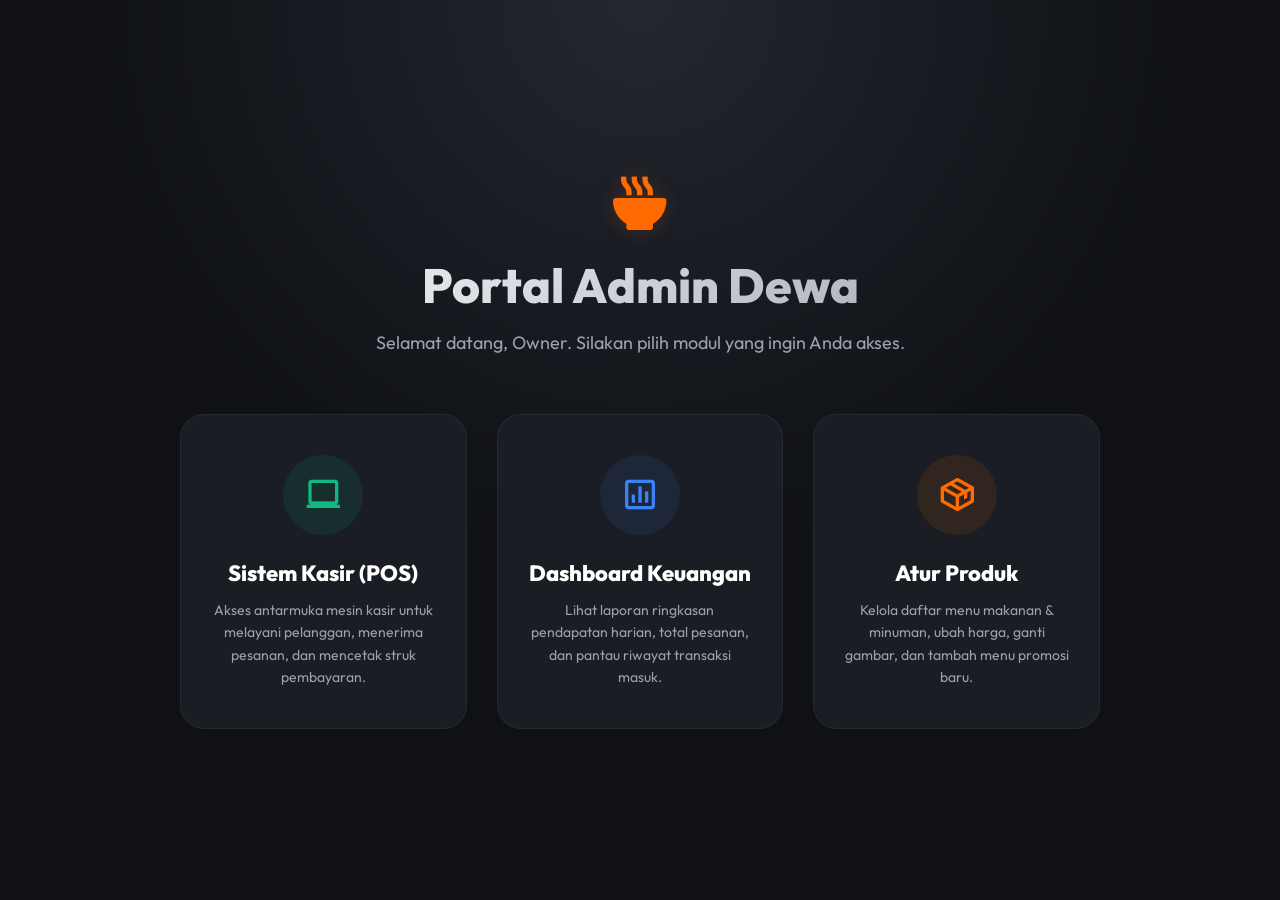
<file: admin.html>
<!DOCTYPE html>
<html lang="id">
<head>
    <meta charset="UTF-8">
    <meta name="viewport" content="width=device-width, initial-scale=1.0">
    <title>Home Admin - Nasi Uduk Dewa</title>
    <link rel="preconnect" href="https://fonts.googleapis.com">
    <link rel="preconnect" href="https://fonts.gstatic.com" crossorigin>
    <link href="https://fonts.googleapis.com/css2?family=Outfit:wght@300;400;600;800&display=swap" rel="stylesheet">
    <link href='https://unpkg.com/boxicons@2.1.4/css/boxicons.min.css' rel='stylesheet'>
    <link rel="stylesheet" href="css/style.css">
    <style>
        body {
            background-image: radial-gradient(circle at 50% 0%, var(--bg-card), var(--bg-main) 50%);
            display: flex;
            align-items: center;
            justify-content: center;
            height: 100vh;
            overflow: hidden;
        }
        .admin-portal {
            max-width: 1000px;
            width: 100%;
            padding: 40px;
            text-align: center;
        }
        .admin-header {
            margin-bottom: 60px;
        }
        .admin-header h1 {
            font-size: 48px;
            font-weight: 800;
            background: linear-gradient(135deg, #ffffff, var(--text-secondary));
            -webkit-background-clip: text;
            -webkit-text-fill-color: transparent;
            margin-bottom: 16px;
        }
        .admin-header p {
            font-size: 18px;
            color: var(--text-secondary);
        }
        .portal-grid {
            display: grid;
            grid-template-columns: repeat(3, 1fr);
            gap: 30px;
        }
        .portal-card {
            background: var(--bg-secondary);
            border: 1px solid rgba(255,255,255,0.05);
            border-radius: var(--radius-lg);
            padding: 40px 30px;
            text-decoration: none;
            color: var(--text-primary);
            transition: var(--transition);
            position: relative;
            overflow: hidden;
            display: flex;
            flex-direction: column;
            align-items: center;
        }
        .portal-card::before {
            content: '';
            position: absolute;
            top: 0; left: 0; right: 0;
            height: 4px;
            background: linear-gradient(90deg, var(--accent-primary), #ff4500);
            opacity: 0;
            transition: var(--transition);
        }
        .portal-card:hover {
            transform: translateY(-10px);
            box-shadow: 0 20px 40px rgba(0,0,0,0.4);
            border-color: rgba(255, 107, 0, 0.2);
            background: var(--bg-card);
        }
        .portal-card:hover::before {
            opacity: 1;
        }
        .portal-icon {
            width: 80px;
            height: 80px;
            border-radius: var(--radius-full);
            background: rgba(255, 107, 0, 0.1);
            color: var(--accent-primary);
            display: flex;
            align-items: center;
            justify-content: center;
            font-size: 40px;
            margin-bottom: 24px;
            transition: var(--transition);
        }
        .portal-card:hover .portal-icon {
            background: linear-gradient(135deg, var(--accent-primary), #ff4500);
            color: white;
            box-shadow: var(--shadow-glow);
        }
        .portal-card h3 {
            font-size: 22px;
            font-weight: 800;
            margin-bottom: 12px;
        }
        .portal-card p {
            color: var(--text-secondary);
            font-size: 14px;
            line-height: 1.6;
        }
        
        /* Specialized Colors for Icons */
        .card-cashier .portal-icon { color: #10b981; background: rgba(16, 185, 129, 0.1); }
        .card-cashier:hover .portal-icon { background: #10b981; color: white; box-shadow: 0 0 20px rgba(16, 185, 129, 0.3); }
        .card-cashier:hover::before { background: #10b981; }
        
        .card-dash .portal-icon { color: #3b82f6; background: rgba(59, 130, 246, 0.1); }
        .card-dash:hover .portal-icon { background: #3b82f6; color: white; box-shadow: 0 0 20px rgba(59, 130, 246, 0.3); }
        .card-dash:hover::before { background: #3b82f6; }
    </style>
</head>
<body>

    <div class="admin-portal">
        <div class="admin-header">
            <i class='bx bxs-bowl-hot' style="font-size: 64px; color: var(--accent-primary); margin-bottom: 20px; text-shadow: var(--shadow-glow);"></i>
            <h1>Portal Admin Dewa</h1>
            <p>Selamat datang, Owner. Silakan pilih modul yang ingin Anda akses.</p>
        </div>

        <div class="portal-grid">
            <a href="index.html" class="portal-card card-cashier">
                <div class="portal-icon"><i class='bx bx-laptop'></i></div>
                <h3>Sistem Kasir (POS)</h3>
                <p>Akses antarmuka mesin kasir untuk melayani pelanggan, menerima pesanan, dan mencetak struk pembayaran.</p>
            </a>

            <a href="dashboard.html" class="portal-card card-dash">
                <div class="portal-icon"><i class='bx bx-bar-chart-square'></i></div>
                <h3>Dashboard Keuangan</h3>
                <p>Lihat laporan ringkasan pendapatan harian, total pesanan, dan pantau riwayat transaksi masuk.</p>
            </a>

            <a href="products.html" class="portal-card">
                <div class="portal-icon"><i class='bx bx-package'></i></div>
                <h3>Atur Produk</h3>
                <p>Kelola daftar menu makanan & minuman, ubah harga, ganti gambar, dan tambah menu promosi baru.</p>
            </a>
        </div>
    </div>

</body>
</html>
</file>
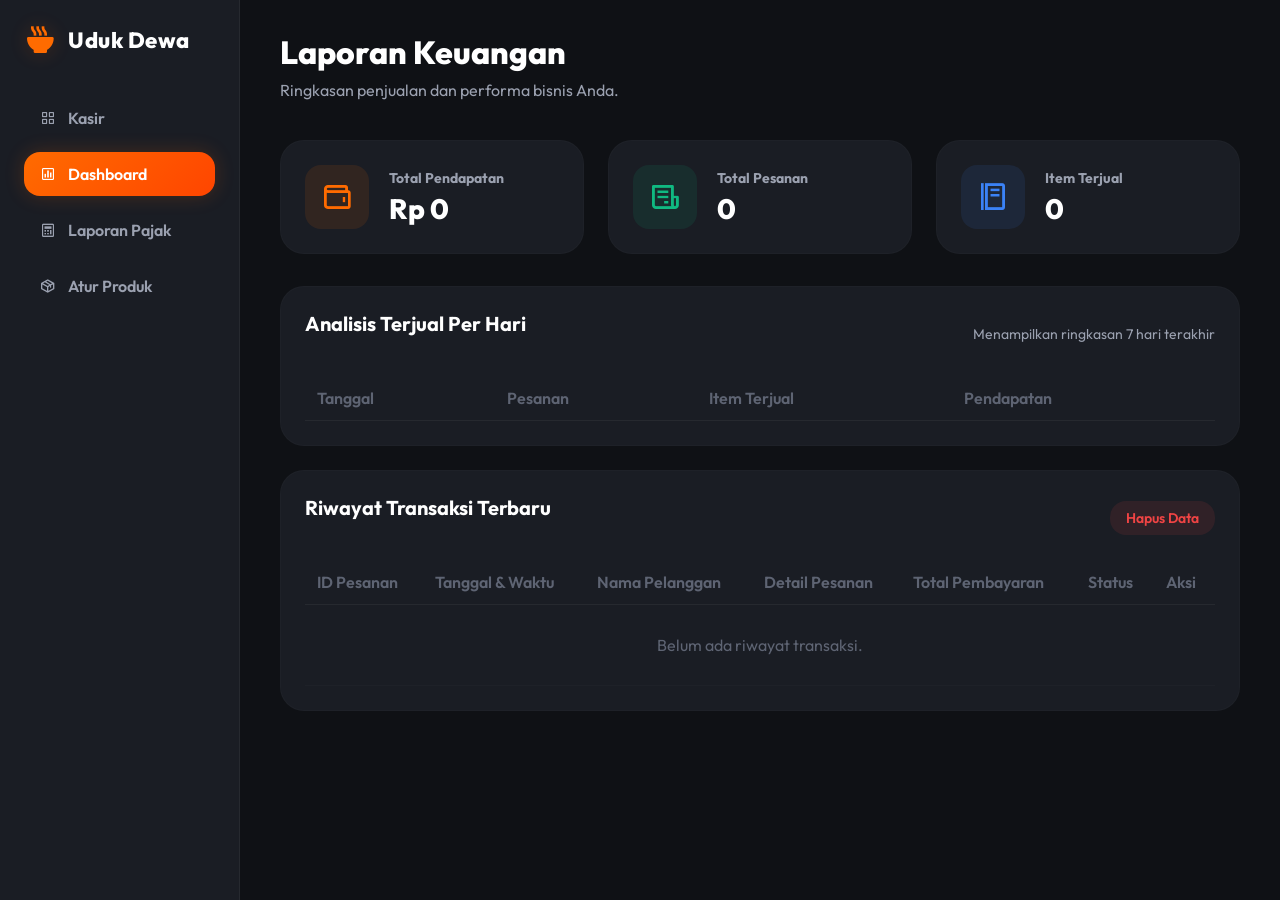
<file: dashboard.html>
<!DOCTYPE html>
<html lang="id">
<head>
    <meta charset="UTF-8">
    <meta name="viewport" content="width=device-width, initial-scale=1.0">
    <title>Dashboard - Nasi Uduk Dewa</title>
    <link rel="preconnect" href="https://fonts.googleapis.com">
    <link rel="preconnect" href="https://fonts.gstatic.com" crossorigin>
    <link href="https://fonts.googleapis.com/css2?family=Outfit:wght@300;400;600;800&display=swap" rel="stylesheet">
    <!-- Boxicons for icons -->
    <link href='https://unpkg.com/boxicons@2.1.4/css/boxicons.min.css' rel='stylesheet'>
    <link rel="stylesheet" href="css/style.css">
    <link rel="stylesheet" href="css/print.css">
    <style>
        .dashboard-main {
            padding: 32px 40px;
            overflow-y: auto;
            flex-grow: 1;
        }
        .btn-action-view {
            background: rgba(255, 107, 0, 0.1);
            color: var(--accent-primary);
            border: 1px solid rgba(255, 107, 0, 0.2);
            padding: 6px 12px;
            border-radius: var(--radius-sm);
            font-size: 13px;
            font-weight: 600;
            cursor: pointer;
            display: flex;
            align-items: center;
            gap: 4px;
            transition: var(--transition);
        }
        .btn-action-view:hover {
            background: var(--accent-primary);
            color: white;
            border-color: var(--accent-primary);
            transform: translateY(-1px);
        }
    </style>
</head>
<body>

    <div class="app-container" style="grid-template-columns: 240px 1fr;">
        <!-- Sidebar Navigation -->
        <nav class="sidebar">
            <div class="logo">
                <i class='bx bxs-bowl-hot'></i>
                <h2>Uduk Dewa</h2>
            </div>
            
            <ul class="nav-links">
                <li><a href="index.html"><i class='bx bx-grid-alt'></i> Kasir</a></li>
                <li class="active"><a href="dashboard.html"><i class='bx bx-bar-chart-square'></i> Dashboard</a></li>
                <li><a href="reports.html"><i class='bx bx-calculator'></i> Laporan Pajak</a></li>
                <li><a href="products.html"><i class='bx bx-package'></i> Atur Produk</a></li>
            </ul>
        </nav>

        <!-- Main Content (Dashboard) -->
        <main class="dashboard-main">
            <header style="margin-bottom: 40px;">
                <div>
                    <h1 style="font-size: 32px; font-weight: 800;">Laporan Keuangan</h1>
                    <p style="color: var(--text-secondary); margin-top: 8px;">Ringkasan penjualan dan performa bisnis Anda.</p>
                </div>
            </header>

            <div class="dashboard-grid">
                <div class="stat-card">
                    <div class="stat-icon"><i class='bx bx-wallet'></i></div>
                    <div class="stat-info">
                        <h3>Total Pendapatan</h3>
                        <h2 id="total-revenue">Rp 0</h2>
                    </div>
                </div>
                <div class="stat-card">
                    <div class="stat-icon" style="background-color: rgba(16, 185, 129, 0.1); color: var(--success);"><i class='bx bx-receipt'></i></div>
                    <div class="stat-info">
                        <h3>Total Pesanan</h3>
                        <h2 id="total-orders">0</h2>
                    </div>
                </div>
                <div class="stat-card">
                    <div class="stat-icon" style="background-color: rgba(59, 130, 246, 0.1); color: #3b82f6;"><i class='bx bx-food-menu'></i></div>
                    <div class="stat-info">
                        <h3>Item Terjual</h3>
                        <h2 id="total-items">0</h2>
                    </div>
                </div>
            </div>

            <div class="daily-sales" style="margin-top: 24px;">
                <div style="display: flex; justify-content: space-between; align-items: center; margin-bottom: 20px;">
                    <h2>Analisis Terjual Per Hari</h2>
                    <span style="color: var(--text-secondary); font-size: 14px;">Menampilkan ringkasan 7 hari terakhir</span>
                </div>
                <table id="daily-sales-table">
                    <thead>
                        <tr>
                            <th>Tanggal</th>
                            <th>Pesanan</th>
                            <th>Item Terjual</th>
                            <th>Pendapatan</th>
                        </tr>
                    </thead>
                    <tbody id="daily-sales-body">
                        <!-- Daily sales injected by JS -->
                    </tbody>
                </table>
            </div>

            <div class="recent-orders">
                <div style="display: flex; justify-content: space-between; align-items: center; margin-bottom: 20px;">
                    <h2>Riwayat Transaksi Terbaru</h2>
                    <button class="btn-print" onclick="clearTransactions()" style="background-color: rgba(239, 68, 68, 0.1); color: var(--danger); padding: 8px 16px; font-size: 14px;">Hapus Data</button>
                </div>
                <table id="transactions-table">
                    <thead>
                        <tr>
                            <th>ID Pesanan</th>
                            <th>Tanggal & Waktu</th>
                            <th>Nama Pelanggan</th>
                            <th>Detail Pesanan</th>
                            <th>Total Pembayaran</th>
                            <th>Status</th>
                            <th>Aksi</th>
                        </tr>
                    </thead>
                    <tbody id="transactions-body">
                        <!-- Transactions injected by JS -->
                    </tbody>
                </table>
            </div>
        </main>
    </div>

    <!-- Bottom Navigation for Mobile -->
    <div class="bottom-nav">
        <a href="index.html"><i class='bx bx-grid-alt'></i><span>Kasir</span></a>
        <a href="dashboard.html" class="active"><i class='bx bx-bar-chart-square'></i><span>Dashboard</span></a>
        <a href="reports.html"><i class='bx bx-calculator'></i><span>Pajak</span></a>
        <a href="products.html"><i class='bx bx-package'></i><span>Produk</span></a>
    </div>

    <!-- Receipt Detail Modal -->
    <div class="modal" id="receipt-modal">
        <div class="modal-content" style="width: 420px; text-align: left; padding: 28px; border-radius: var(--radius-lg); background-color: var(--bg-secondary);">
            <div style="display: flex; justify-content: space-between; align-items: center; margin-bottom: 20px; border-bottom: 1px solid rgba(255,255,255,0.08); padding-bottom: 12px;">
                <h3 style="font-size: 20px; font-weight: 800; color: var(--text-primary);">Detail Struk</h3>
                <button onclick="closeReceiptModal()" style="background: transparent; border: none; color: var(--text-secondary); cursor: pointer; font-size: 24px; display: flex; align-items: center; justify-content: center;"><i class='bx bx-x'></i></button>
            </div>
            
            <!-- Struk Box (Thermal Receipt Style Preview) -->
            <div id="receipt-preview-box" style="background: white; color: black; padding: 20px; border-radius: var(--radius-sm); font-family: 'Courier New', Courier, monospace; font-size: 13px; line-height: 1.5; box-shadow: inset 0 0 10px rgba(0,0,0,0.1); margin-bottom: 20px; max-height: 400px; overflow-y: auto;">
                <!-- Filled via JS -->
            </div>
            
            <div class="modal-actions" style="margin-top: 0; display: flex; flex-direction: row; gap: 12px;">
                <button class="btn-print" id="btn-print-receipt" style="flex: 1; display: flex; align-items: center; justify-content: center; gap: 8px; font-family: 'Outfit', sans-serif;">
                    <i class='bx bx-printer'></i> Cetak
                </button>
                <button class="btn-close-modal" onclick="closeReceiptModal()" style="flex: 1; font-family: 'Outfit', sans-serif; background: rgba(255,255,255,0.05); color: var(--text-primary); border: 1px solid rgba(255,255,255,0.1);">Tutup</button>
            </div>
        </div>
    </div>

    <script src="js/dashboard.js"></script>
</body>
</html>
</file>
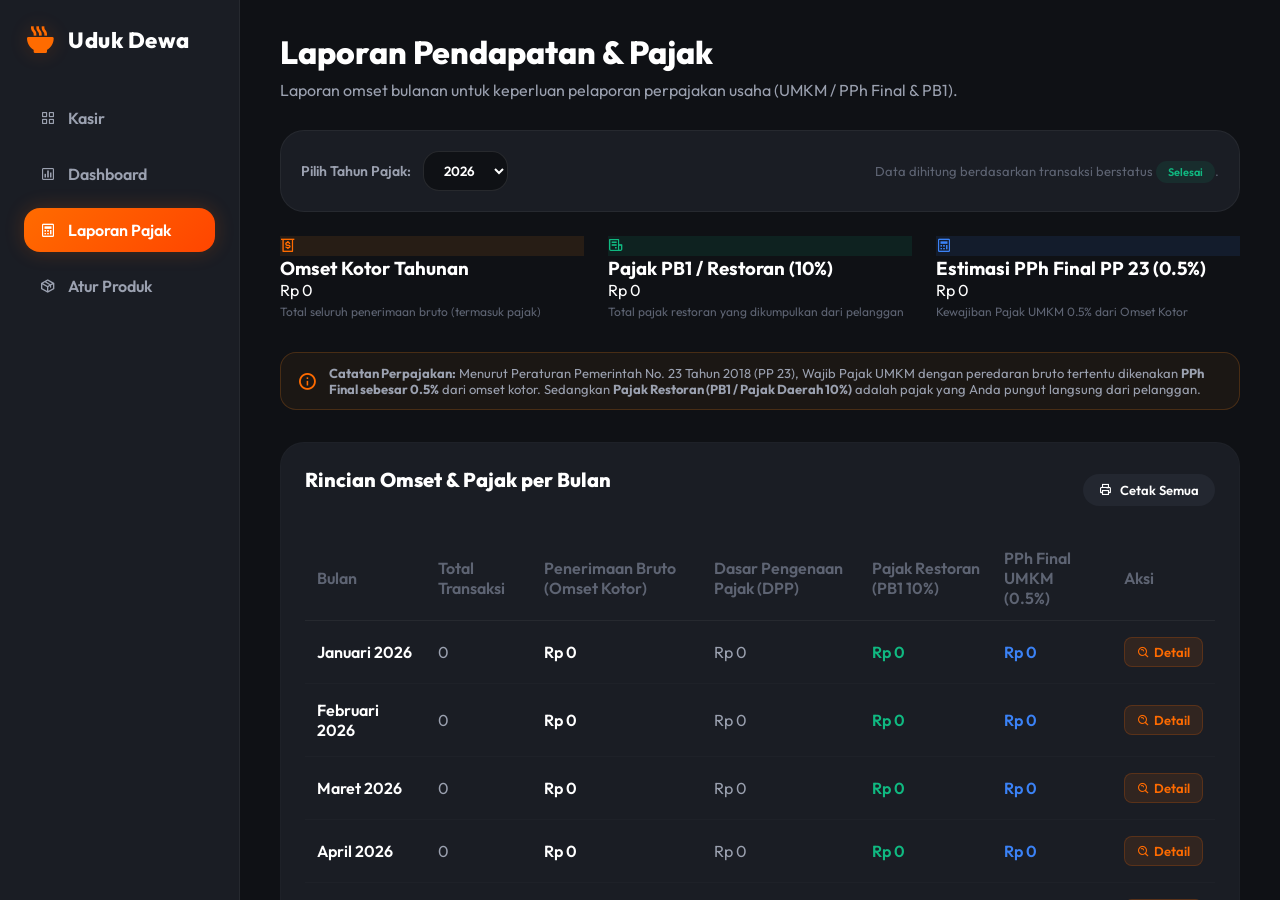
<file: reports.html>
<!DOCTYPE html>
<html lang="id">
<head>
    <meta charset="UTF-8">
    <meta name="viewport" content="width=device-width, initial-scale=1.0">
    <title>Laporan Pajak - Nasi Uduk Dewa</title>
    <!-- Google Fonts -->
    <link rel="preconnect" href="https://fonts.googleapis.com">
    <link rel="preconnect" href="https://fonts.gstatic.com" crossorigin>
    <link href="https://fonts.googleapis.com/css2?family=Outfit:wght@300;400;500;600;700;800&family=Plus+Jakarta+Sans:wght@300;400;500;600;700;800&display=swap" rel="stylesheet">
    <!-- Boxicons for icons -->
    <link href='https://unpkg.com/boxicons@2.1.4/css/boxicons.min.css' rel='stylesheet'>
    <link rel="stylesheet" href="css/style.css">
    <link rel="stylesheet" href="css/print.css">
    <style>
        .dashboard-main {
            padding: 32px 40px;
            overflow-y: auto;
            flex-grow: 1;
        }
        .btn-action-view {
            background: rgba(255, 107, 0, 0.1);
            color: var(--accent-primary);
            border: 1px solid rgba(255, 107, 0, 0.2);
            padding: 6px 12px;
            border-radius: var(--radius-sm);
            font-size: 13px;
            font-weight: 600;
            cursor: pointer;
            display: flex;
            align-items: center;
            gap: 4px;
            transition: var(--transition);
        }
        .btn-action-view:hover {
            background: var(--accent-primary);
            color: white;
            border-color: var(--accent-primary);
            transform: translateY(-1px);
        }
        .filter-section {
            background-color: var(--bg-secondary);
            border: 1px solid rgba(255, 255, 255, 0.05);
            padding: 20px;
            border-radius: var(--radius-lg);
            margin-bottom: 24px;
            display: flex;
            justify-content: space-between;
            align-items: center;
            gap: 16px;
        }
        .filter-group {
            display: flex;
            align-items: center;
            gap: 12px;
        }
        .filter-group label {
            color: var(--text-secondary);
            font-size: 14px;
            font-weight: 600;
        }
        .filter-group select {
            background-color: var(--bg-main);
            border: 1px solid rgba(255,255,255,0.1);
            color: var(--text-primary);
            padding: 10px 16px;
            border-radius: var(--radius-md);
            font-family: 'Outfit', sans-serif;
            font-weight: 600;
            outline: none;
            cursor: pointer;
        }
        .tax-notice {
            background-color: rgba(255, 133, 27, 0.05);
            border: 1px solid rgba(255, 133, 27, 0.2);
            border-radius: var(--radius-md);
            padding: 12px 16px;
            display: flex;
            align-items: center;
            gap: 12px;
            color: var(--text-secondary);
            font-size: 13px;
            margin-top: 12px;
        }
        .tax-notice i {
            font-size: 20px;
            color: var(--accent-primary);
        }
    </style>
</head>
<body>

    <div class="app-container" style="grid-template-columns: 240px 1fr;">
        <!-- Sidebar Navigation -->
        <nav class="sidebar">
            <div class="logo">
                <i class='bx bxs-bowl-hot'></i>
                <h2>Uduk Dewa</h2>
            </div>
            
            <ul class="nav-links">
                <li><a href="index.html"><i class='bx bx-grid-alt'></i> Kasir</a></li>
                <li><a href="dashboard.html"><i class='bx bx-bar-chart-square'></i> Dashboard</a></li>
                <li class="active"><a href="reports.html"><i class='bx bx-calculator'></i> Laporan Pajak</a></li>
                <li><a href="products.html"><i class='bx bx-package'></i> Atur Produk</a></li>
            </ul>
        </nav>

        <!-- Main Content -->
        <main class="dashboard-main">
            <header style="margin-bottom: 30px;">
                <div>
                    <h1 style="font-size: 32px; font-weight: 800;">Laporan Pendapatan & Pajak</h1>
                    <p style="color: var(--text-secondary); margin-top: 8px;">Laporan omset bulanan untuk keperluan pelaporan perpajakan usaha (UMKM / PPh Final & PB1).</p>
                </div>
            </header>

            <!-- Filter Tahun -->
            <div class="filter-section">
                <div class="filter-group">
                    <label for="year-filter">Pilih Tahun Pajak:</label>
                    <select id="year-filter">
                        <option value="2026">2026</option>
                        <option value="2025">2025</option>
                        <option value="2024">2024</option>
                    </select>
                </div>
                <div style="font-size: 13px; color: var(--text-muted);">
                    Data dihitung berdasarkan transaksi berstatus <span class="status completed" style="font-size: 11px;">Selesai</span>.
                </div>
            </div>

            <!-- Stats Overview -->
            <div class="dashboard-grid">
                <!-- Card 1: Total Omset (Gross) -->
                <div class="stats-card">
                    <div class="stats-icon" style="background-color: rgba(255, 133, 27, 0.1); color: var(--accent-primary);">
                        <i class='bx bx-money-withdraw'></i>
                    </div>
                    <div class="stats-info">
                        <h3>Omset Kotor Tahunan</h3>
                        <p id="total-gross">Rp 0</p>
                        <span style="font-size: 12px; color: var(--text-muted);">Total seluruh penerimaan bruto (termasuk pajak)</span>
                    </div>
                </div>

                <!-- Card 2: PB1 / PPN Terkumpul -->
                <div class="stats-card">
                    <div class="stats-icon" style="background-color: rgba(16, 185, 129, 0.1); color: var(--success);">
                        <i class='bx bx-receipt'></i>
                    </div>
                    <div class="stats-info">
                        <h3>Pajak PB1 / Restoran (10%)</h3>
                        <p id="total-tax-collected">Rp 0</p>
                        <span style="font-size: 12px; color: var(--text-muted);">Total pajak restoran yang dikumpulkan dari pelanggan</span>
                    </div>
                </div>

                <!-- Card 3: PPh Final UMKM (0.5%) -->
                <div class="stats-card">
                    <div class="stats-icon" style="background-color: rgba(59, 130, 246, 0.1); color: #3b82f6;">
                        <i class='bx bx-calculator'></i>
                    </div>
                    <div class="stats-info">
                        <h3>Estimasi PPh Final PP 23 (0.5%)</h3>
                        <p id="total-final-tax">Rp 0</p>
                        <span style="font-size: 12px; color: var(--text-muted);">Kewajiban Pajak UMKM 0.5% dari Omset Kotor</span>
                    </div>
                </div>
            </div>

            <div class="tax-notice">
                <i class='bx bx-info-circle'></i>
                <div>
                    <strong>Catatan Perpajakan:</strong> Menurut Peraturan Pemerintah No. 23 Tahun 2018 (PP 23), Wajib Pajak UMKM dengan peredaran bruto tertentu dikenakan <strong>PPh Final sebesar 0.5%</strong> dari omset kotor. Sedangkan <strong>Pajak Restoran (PB1 / Pajak Daerah 10%)</strong> adalah pajak yang Anda pungut langsung dari pelanggan.
                </div>
            </div>

            <!-- Table Section -->
            <div class="recent-orders" style="margin-top: 32px;">
                <div style="display: flex; justify-content: space-between; align-items: center; margin-bottom: 24px;">
                    <h2 style="font-size: 20px; font-weight: 800;">Rincian Omset & Pajak per Bulan</h2>
                    <button class="btn-print" onclick="window.print()" style="font-size: 13px; padding: 8px 16px;"><i class='bx bx-printer'></i> Cetak Semua</button>
                </div>
                <table id="reports-table">
                    <thead>
                        <tr>
                            <th>Bulan</th>
                            <th>Total Transaksi</th>
                            <th>Penerimaan Bruto (Omset Kotor)</th>
                            <th>Dasar Pengenaan Pajak (DPP)</th>
                            <th>Pajak Restoran (PB1 10%)</th>
                            <th>PPh Final UMKM (0.5%)</th>
                            <th>Aksi</th>
                        </tr>
                    </thead>
                    <tbody id="reports-body">
                        <!-- Filled by JS -->
                    </tbody>
                </table>
            </div>
        </main>
    </div>

    <!-- Bottom Navigation for Mobile -->
    <div class="bottom-nav">
        <a href="index.html"><i class='bx bx-grid-alt'></i><span>Kasir</span></a>
        <a href="dashboard.html"><i class='bx bx-bar-chart-square'></i><span>Dashboard</span></a>
        <a href="reports.html" class="active"><i class='bx bx-calculator'></i><span>Pajak</span></a>
        <a href="products.html"><i class='bx bx-package'></i><span>Produk</span></a>
    </div>

    <!-- Monthly Detail Modal -->
    <div class="modal" id="report-modal">
        <div class="modal-content" style="width: 450px; text-align: left; padding: 28px; border-radius: var(--radius-lg); background-color: var(--bg-secondary);">
            <div style="display: flex; justify-content: space-between; align-items: center; margin-bottom: 20px; border-bottom: 1px solid rgba(255,255,255,0.08); padding-bottom: 12px;">
                <h3 style="font-size: 20px; font-weight: 800; color: var(--text-primary);">Detail Laporan Bulanan</h3>
                <button onclick="closeReportModal()" style="background: transparent; border: none; color: var(--text-secondary); cursor: pointer; font-size: 24px; display: flex; align-items: center; justify-content: center;"><i class='bx bx-x'></i></button>
            </div>
            
            <div id="report-preview-box" style="margin-bottom: 24px;">
                <!-- Filled via JS -->
            </div>

            <div class="modal-actions" style="margin-top: 0; display: flex; gap: 12px;">
                <button class="btn-print" id="btn-print-report" style="flex: 1;"><i class='bx bx-printer'></i> Cetak Laporan</button>
                <button class="btn-close-modal" onclick="closeReportModal()" style="flex: 1; background: rgba(255,255,255,0.05); color: var(--text-primary); border: 1px solid rgba(255,255,255,0.1);">Tutup</button>
            </div>
        </div>
    </div>

    <script src="js/reports.js"></script>
</body>
</html>
</file>
<file: css/style.css>
:root {
    /* Color Palette - Premium Warm Dark Theme */
    --bg-main: #0f1115;
    --bg-secondary: #1a1d24;
    --bg-card: #232730;
    
    --accent-primary: #ff6b00; /* Appetizing Orange */
    --accent-hover: #ff8533;
    --text-primary: #ffffff;
    --text-secondary: #9ba1b0;
    --text-muted: #5e6473;
    
    --success: #10b981;
    --danger: #ef4444;
    
    --radius-sm: 8px;
    --radius-md: 16px;
    --radius-lg: 24px;
    --radius-full: 9999px;
    
    --shadow-soft: 0 10px 25px -5px rgba(0, 0, 0, 0.3);
    --shadow-glow: 0 0 20px rgba(255, 107, 0, 0.2);
    
    --transition: all 0.3s cubic-bezier(0.4, 0, 0.2, 1);
}

* {
    margin: 0;
    padding: 0;
    box-sizing: border-box;
    font-family: 'Outfit', sans-serif;
}

body {
    background-color: var(--bg-main);
    color: var(--text-primary);
    min-height: 100vh;
    overflow-x: hidden;
}

/* Layout */
.app-container {
    display: grid;
    grid-template-columns: 240px 1fr 350px;
    height: 100vh;
    overflow: hidden;
}

/* Scrollbar styling */
::-webkit-scrollbar {
    width: 6px;
}
::-webkit-scrollbar-track {
    background: transparent;
}
::-webkit-scrollbar-thumb {
    background: var(--bg-card);
    border-radius: var(--radius-full);
}
::-webkit-scrollbar-thumb:hover {
    background: var(--text-muted);
}

/* Sidebar */
.sidebar {
    background-color: var(--bg-secondary);
    padding: 24px;
    display: flex;
    flex-direction: column;
    border-right: 1px solid rgba(255,255,255,0.05);
}

.logo {
    display: flex;
    align-items: center;
    gap: 12px;
    margin-bottom: 40px;
}

.logo i {
    font-size: 32px;
    color: var(--accent-primary);
    text-shadow: var(--shadow-glow);
}

.logo h2 {
    font-size: 22px;
    font-weight: 800;
    letter-spacing: 0.5px;
}

.nav-links {
    list-style: none;
    display: flex;
    flex-direction: column;
    gap: 12px;
    margin-bottom: 40px;
}

.nav-links li a {
    display: flex;
    align-items: center;
    gap: 12px;
    text-decoration: none;
    color: var(--text-secondary);
    padding: 12px 16px;
    border-radius: var(--radius-md);
    font-weight: 600;
    transition: var(--transition);
}

.nav-links li a:hover {
    background-color: rgba(255, 255, 255, 0.05);
    color: var(--text-primary);
}

.nav-links li.active a {
    background: linear-gradient(135deg, var(--accent-primary), #ff4500);
    color: white;
    box-shadow: var(--shadow-glow);
}

.category-section h3 {
    font-size: 14px;
    color: var(--text-muted);
    text-transform: uppercase;
    letter-spacing: 1px;
    margin-bottom: 16px;
}

.category-list {
    list-style: none;
    display: flex;
    flex-direction: column;
    gap: 8px;
    overflow-y: auto;
    flex-grow: 1;
}

.category-btn {
    width: 100%;
    text-align: left;
    background: transparent;
    border: none;
    color: var(--text-secondary);
    padding: 10px 16px;
    border-radius: var(--radius-md);
    cursor: pointer;
    font-size: 15px;
    font-weight: 500;
    transition: var(--transition);
}

.category-btn:hover {
    background-color: var(--bg-card);
    color: var(--text-primary);
}

.category-btn.active {
    background-color: var(--bg-card);
    color: var(--accent-primary);
    font-weight: 600;
}

/* Main Content */
.main-content {
    padding: 24px 32px;
    display: flex;
    flex-direction: column;
    height: 100vh;
}

header {
    display: flex;
    justify-content: space-between;
    align-items: center;
    margin-bottom: 32px;
}

.search-bar {
    display: flex;
    align-items: center;
    background-color: var(--bg-secondary);
    padding: 12px 20px;
    border-radius: var(--radius-full);
    width: 400px;
    border: 1px solid rgba(255,255,255,0.05);
    transition: var(--transition);
}

.search-bar:focus-within {
    border-color: var(--accent-primary);
    box-shadow: 0 0 0 3px rgba(255, 107, 0, 0.1);
}

.search-bar i {
    color: var(--text-secondary);
    font-size: 20px;
    margin-right: 12px;
}

.search-bar input {
    background: transparent;
    border: none;
    outline: none;
    color: var(--text-primary);
    font-size: 15px;
    width: 100%;
}

.user-profile {
    display: flex;
    align-items: center;
    gap: 12px;
    background-color: var(--bg-secondary);
    padding: 6px 16px 6px 6px;
    border-radius: var(--radius-full);
}

.avatar {
    width: 40px;
    height: 40px;
    border-radius: 50%;
    background: linear-gradient(135deg, var(--accent-primary), #ff4500);
    display: flex;
    align-items: center;
    justify-content: center;
    font-size: 20px;
}

.user-profile span {
    font-weight: 600;
}

.menu-header {
    margin-bottom: 24px;
}

.menu-header h1 {
    font-size: 28px;
    font-weight: 800;
}

.menu-grid {
    display: grid;
    grid-template-columns: repeat(auto-fill, minmax(220px, 1fr));
    gap: 24px;
    overflow-y: auto;
    padding-bottom: 24px;
}

/* Menu Card */
.menu-card {
    background-color: var(--bg-secondary);
    border-radius: var(--radius-lg);
    padding: 16px;
    cursor: pointer;
    border: 1px solid rgba(255,255,255,0.02);
    transition: var(--transition);
    position: relative;
    overflow: hidden;
}

.menu-card:hover {
    transform: translateY(-5px);
    box-shadow: var(--shadow-soft);
    border-color: rgba(255, 107, 0, 0.3);
}

.menu-image {
    width: 100%;
    height: 160px;
    border-radius: var(--radius-md);
    background-color: var(--bg-card);
    margin-bottom: 16px;
    display: flex;
    align-items: center;
    justify-content: center;
    overflow: hidden;
}

.menu-image img {
    width: 100%;
    height: 100%;
    object-fit: cover;
    transition: var(--transition);
}

.menu-card:hover .menu-image img {
    transform: scale(1.05);
}

.menu-image i {
    font-size: 64px;
    color: var(--text-muted);
}

.menu-info h3 {
    font-size: 16px;
    font-weight: 600;
    margin-bottom: 8px;
    line-height: 1.3;
}

.menu-price {
    font-size: 18px;
    font-weight: 800;
    color: var(--accent-primary);
}

.add-btn {
    position: absolute;
    bottom: 16px;
    right: 16px;
    width: 36px;
    height: 36px;
    border-radius: 50%;
    background-color: var(--bg-card);
    border: none;
    color: var(--text-primary);
    font-size: 20px;
    display: flex;
    align-items: center;
    justify-content: center;
    cursor: pointer;
    transition: var(--transition);
}

.menu-card:hover .add-btn {
    background-color: var(--accent-primary);
    color: white;
}

/* Cart Sidebar */
.cart-sidebar {
    background-color: var(--bg-secondary);
    border-left: 1px solid rgba(255,255,255,0.05);
    display: flex;
    flex-direction: column;
    padding: 24px;
}

.cart-header {
    display: flex;
    justify-content: space-between;
    align-items: center;
    margin-bottom: 24px;
}

.cart-header h2 {
    font-size: 20px;
    font-weight: 800;
}

.order-id {
    background-color: var(--bg-card);
    padding: 4px 10px;
    border-radius: var(--radius-sm);
    font-size: 12px;
    color: var(--text-secondary);
    font-weight: 600;
}

.cart-items {
    flex-grow: 1;
    overflow-y: auto;
    display: flex;
    flex-direction: column;
    gap: 16px;
    margin-bottom: 24px;
}

.empty-cart-msg {
    text-align: center;
    color: var(--text-muted);
    margin-top: 40px;
    font-style: italic;
}

.cart-item {
    display: grid;
    grid-template-columns: 50px 1fr auto;
    gap: 12px;
    align-items: center;
    background-color: var(--bg-card);
    padding: 12px;
    border-radius: var(--radius-md);
}

.cart-item-img {
    width: 50px;
    height: 50px;
    border-radius: var(--radius-sm);
    background-color: var(--bg-main);
    display: flex;
    align-items: center;
    justify-content: center;
    overflow: hidden;
}

.cart-item-img img {
    width: 100%;
    height: 100%;
    object-fit: cover;
}

.cart-item-info h4 {
    font-size: 14px;
    font-weight: 600;
    margin-bottom: 4px;
    white-space: nowrap;
    overflow: hidden;
    text-overflow: ellipsis;
    max-width: 120px;
}

.cart-item-price {
    font-size: 13px;
    color: var(--text-secondary);
}

.cart-item-actions {
    display: flex;
    align-items: center;
    gap: 8px;
}

.qty-btn {
    width: 24px;
    height: 24px;
    border-radius: 4px;
    background-color: var(--bg-secondary);
    border: none;
    color: var(--text-primary);
    cursor: pointer;
    display: flex;
    align-items: center;
    justify-content: center;
    transition: var(--transition);
}

.qty-btn:hover {
    background-color: var(--accent-primary);
    color: white;
}

.cart-item-qty {
    font-size: 14px;
    font-weight: 600;
    width: 20px;
    text-align: center;
}

.cart-summary {
    background-color: var(--bg-card);
    padding: 20px;
    border-radius: var(--radius-lg);
}

.summary-row {
    display: flex;
    justify-content: space-between;
    margin-bottom: 12px;
    font-size: 15px;
    color: var(--text-secondary);
}

.summary-row.total {
    margin-top: 16px;
    padding-top: 16px;
    border-top: 1px dashed rgba(255,255,255,0.1);
    font-size: 20px;
    font-weight: 800;
    color: var(--text-primary);
}

.payment-method {
    margin: 20px 0;
}

.payment-method h3 {
    font-size: 14px;
    color: var(--text-muted);
    margin-bottom: 10px;
}

.method-buttons {
    display: grid;
    grid-template-columns: 1fr 1fr 1fr;
    gap: 8px;
}

.method-btn {
    background-color: var(--bg-main);
    border: 1px solid rgba(255,255,255,0.05);
    color: var(--text-secondary);
    padding: 10px;
    border-radius: var(--radius-md);
    cursor: pointer;
    font-weight: 600;
    transition: var(--transition);
}

.method-btn.active {
    border-color: var(--accent-primary);
    color: var(--accent-primary);
    background-color: rgba(255, 107, 0, 0.1);
}

.btn-checkout {
    width: 100%;
    padding: 16px;
    border-radius: var(--radius-md);
    background: linear-gradient(135deg, var(--accent-primary), #ff4500);
    border: none;
    color: white;
    font-size: 16px;
    font-weight: 800;
    cursor: pointer;
    display: flex;
    align-items: center;
    justify-content: center;
    gap: 8px;
    transition: var(--transition);
    box-shadow: var(--shadow-glow);
}

.btn-checkout:hover:not(:disabled) {
    transform: translateY(-2px);
    box-shadow: 0 5px 25px rgba(255, 107, 0, 0.4);
}

.btn-checkout:disabled {
    background: var(--bg-main);
    color: var(--text-muted);
    box-shadow: none;
    cursor: not-allowed;
}

/* Modal */
.modal {
    position: fixed;
    top: 0;
    left: 0;
    width: 100%;
    height: 100%;
    background-color: rgba(0, 0, 0, 0.7);
    backdrop-filter: blur(5px);
    display: flex;
    align-items: flex-start;
    justify-content: center;
    z-index: 1000;
    opacity: 0;
    pointer-events: none;
    transition: var(--transition);
    overflow-y: auto;
    padding: 40px 16px;
}

.modal.show {
    opacity: 1;
    pointer-events: auto;
}

.modal-content {
    background-color: var(--bg-secondary);
    padding: 40px;
    border-radius: var(--radius-lg);
    width: 400px;
    text-align: center;
    transform: scale(0.9);
    transition: var(--transition);
    border: 1px solid rgba(255,255,255,0.05);
    margin: auto;
}

.modal.show .modal-content {
    transform: scale(1);
}

.modal-icon {
    font-size: 72px;
    margin-bottom: 20px;
}

.modal-icon.success {
    color: var(--success);
}

.modal-content h2 {
    font-size: 24px;
    margin-bottom: 12px;
}

.modal-content p {
    color: var(--text-secondary);
    font-size: 16px;
    margin-bottom: 8px;
}

.modal-content strong {
    color: var(--text-primary);
    font-size: 20px;
}

.modal-actions {
    margin-top: 32px;
    display: flex;
    flex-direction: column;
    gap: 12px;
}

.btn-print {
    background-color: var(--bg-card);
    color: var(--text-primary);
    border: none;
    padding: 14px;
    border-radius: var(--radius-md);
    font-weight: 600;
    cursor: pointer;
    display: flex;
    align-items: center;
    justify-content: center;
    gap: 8px;
    transition: var(--transition);
}

.btn-print:hover {
    background-color: rgba(255,255,255,0.1);
}

.btn-close-modal {
    background: linear-gradient(135deg, var(--accent-primary), #ff4500);
    color: white;
    border: none;
    padding: 14px;
    border-radius: var(--radius-md);
    font-weight: 600;
    cursor: pointer;
    transition: var(--transition);
}

.btn-close-modal:hover {
    opacity: 0.9;
}

/* Dashboard Styles */
.dashboard-grid {
    display: grid;
    grid-template-columns: repeat(3, 1fr);
    gap: 24px;
    margin-bottom: 32px;
}

.stat-card {
    background-color: var(--bg-secondary);
    padding: 24px;
    border-radius: var(--radius-lg);
    display: flex;
    align-items: center;
    gap: 20px;
    border: 1px solid rgba(255,255,255,0.02);
}

.stat-icon {
    width: 64px;
    height: 64px;
    border-radius: var(--radius-md);
    background-color: rgba(255, 107, 0, 0.1);
    color: var(--accent-primary);
    display: flex;
    align-items: center;
    justify-content: center;
    font-size: 32px;
}

.stat-info h3 {
    font-size: 14px;
    color: var(--text-secondary);
    margin-bottom: 4px;
}

.stat-info h2 {
    font-size: 28px;
    font-weight: 800;
}

.recent-orders {
    background-color: var(--bg-secondary);
    border-radius: var(--radius-lg);
    padding: 24px;
    border: 1px solid rgba(255,255,255,0.02);
}

.daily-sales {
    background-color: var(--bg-secondary);
    border-radius: var(--radius-lg);
    padding: 24px;
    border: 1px solid rgba(255,255,255,0.02);
    margin-bottom: 24px;
}

.daily-sales h2 {
    font-size: 20px;
    margin-bottom: 20px;
}

.daily-sales table {
    width: 100%;
    border-collapse: collapse;
}

.daily-sales th,
.daily-sales td {
    padding: 12px;
    border-bottom: 1px solid rgba(255,255,255,0.05);
}

.daily-sales th {
    color: var(--text-muted);
    font-weight: 600;
}

.daily-sales td {
    color: var(--text-primary);
}

.recent-orders h2 {
    font-size: 20px;
    margin-bottom: 20px;
}

table {
    width: 100%;
    border-collapse: collapse;
}

th {
    text-align: left;
    padding: 12px;
    color: var(--text-muted);
    font-weight: 600;
    border-bottom: 1px solid rgba(255,255,255,0.05);
}

td {
    padding: 16px 12px;
    border-bottom: 1px solid rgba(255,255,255,0.02);
}

.status {
    padding: 4px 12px;
    border-radius: var(--radius-full);
    font-size: 12px;
    font-weight: 600;
}

.status.completed {
    background-color: rgba(16, 185, 129, 0.1);
    color: var(--success);
}

/* ==========================================================================
   Mobile Responsive CSS
   ========================================================================== */

/* Bottom Navigation Bar for Mobile */
.bottom-nav {
    display: none;
    position: fixed;
    bottom: 0;
    left: 0;
    right: 0;
    height: 64px;
    background-color: var(--bg-secondary);
    border-top: 1px solid rgba(255, 255, 255, 0.06);
    justify-content: space-around;
    align-items: center;
    z-index: 999;
    box-shadow: 0 -4px 30px rgba(0, 0, 0, 0.4);
    padding: 0 10px;
}
.bottom-nav a {
    display: flex;
    flex-direction: column;
    align-items: center;
    text-decoration: none;
    color: var(--text-secondary);
    font-size: 11px;
    font-weight: 600;
    gap: 4px;
    transition: var(--transition);
    flex: 1;
    height: 100%;
    justify-content: center;
}
.bottom-nav a i {
    font-size: 20px;
}
.bottom-nav a.active {
    color: var(--accent-primary);
}

/* Floating Cart Button */
.btn-floating-cart {
    display: none;
    position: fixed;
    bottom: 80px;
    right: 20px;
    width: 56px;
    height: 56px;
    border-radius: 50%;
    background: linear-gradient(135deg, var(--accent-primary), #ff4500);
    color: white;
    border: none;
    font-size: 24px;
    justify-content: center;
    align-items: center;
    z-index: 990;
    cursor: pointer;
    box-shadow: 0 4px 15px rgba(255, 107, 0, 0.4);
    transition: var(--transition);
}
.btn-floating-cart:hover {
    transform: scale(1.05);
}
.cart-badge {
    position: absolute;
    top: -4px;
    right: -4px;
    background-color: var(--danger);
    color: white;
    font-size: 11px;
    font-weight: 700;
    padding: 2px 6px;
    border-radius: var(--radius-full);
    border: 2px solid var(--bg-secondary);
}

/* Horizontal Categories Scroll on Mobile */
.mobile-categories-wrapper {
    display: none;
    margin-bottom: 20px;
    overflow-x: auto;
    padding-bottom: 8px;
    -webkit-overflow-scrolling: touch;
}
.mobile-categories-wrapper::-webkit-scrollbar {
    display: none; /* Hide scrollbar for clean UI */
}
.mobile-category-scroll {
    display: flex;
    gap: 8px;
    list-style: none;
    padding: 0;
    margin: 0;
    white-space: nowrap;
}
.mobile-category-btn {
    background-color: rgba(255, 255, 255, 0.04);
    border: 1px solid rgba(255, 255, 255, 0.08);
    color: var(--text-secondary);
    padding: 8px 16px;
    border-radius: var(--radius-full);
    cursor: pointer;
    font-size: 13px;
    font-weight: 600;
    transition: var(--transition);
}
.mobile-category-btn.active {
    background: linear-gradient(135deg, var(--accent-primary), #ff4500);
    color: white;
    border-color: transparent;
    box-shadow: var(--shadow-glow);
}

/* Responsive Media Queries */
@media (max-width: 992px) {
    .app-container {
        grid-template-columns: 1fr !important;
        height: 100vh !important;
        overflow: hidden !important;
        padding-bottom: 64px !important; /* height of bottom nav */
        display: flex !important;
        flex-direction: column !important;
    }

    /* Hide desktop sidebar */
    nav.sidebar {
        display: none !important;
    }

    /* Show bottom navigation & horizontal categories */
    .bottom-nav {
        display: flex !important;
    }
    .mobile-categories-wrapper {
        display: block !important;
    }

    /* Main Content adjustment */
    .main-content, .dashboard-main {
        flex: 1 !important;
        height: calc(100vh - 64px) !important;
        overflow-y: auto !important;
        padding: 20px !important;
    }

    /* Cart Sidebar transformed into a sliding drawer */
    .cart-sidebar {
        position: fixed !important;
        top: 0 !important;
        right: -100% !important;
        width: 100% !important;
        max-width: 380px !important;
        height: calc(100vh - 64px) !important;
        z-index: 998 !important;
        transition: right 0.3s cubic-bezier(0.4, 0, 0.2, 1) !important;
        box-shadow: -5px 0 30px rgba(0,0,0,0.5) !important;
        border-left: 1px solid rgba(255,255,255,0.08) !important;
    }
    .cart-sidebar.show {
        right: 0 !important;
    }
    .btn-floating-cart {
        display: flex !important;
    }
    
    /* Search layout adjustment */
    header {
        margin-bottom: 24px !important;
    }
}

@media (max-width: 768px) {
    /* Menu cards layout columns */
    .menu-grid {
        grid-template-columns: repeat(auto-fill, minmax(140px, 1fr)) !important;
        gap: 12px !important;
    }
    .menu-card {
        padding: 12px !important;
        border-radius: var(--radius-md) !important;
    }
    .menu-image {
        height: 110px !important;
        border-radius: var(--radius-sm) !important;
    }
    .menu-info h3 {
        font-size: 14px !important;
    }
    .menu-price {
        font-size: 13px !important;
    }

    /* Dashboard Stats Card */
    .dashboard-grid {
        grid-template-columns: 1fr !important;
        gap: 14px !important;
    }

    /* Tables scrollable */
    .recent-orders {
        overflow-x: auto !important;
        width: 100% !important;
    }
    #transactions-table {
        min-width: 700px !important;
    }

    /* Product administration page header */
    .header-actions {
        flex-direction: column !important;
        align-items: stretch !important;
        gap: 16px !important;
    }
    .header-actions div h1 {
        font-size: 26px !important;
    }
    .btn-add {
        width: 100% !important;
        justify-content: center !important;
    }
}

@media (max-width: 576px) {
    /* Modals layout adjustments */
    .modal-content, .product-modal-content {
        width: calc(100% - 32px) !important;
        padding: 24px 16px !important;
        border-radius: var(--radius-md) !important;
    }
    .modal-actions.modal-actions-row {
        flex-direction: column !important;
        gap: 8px !important;
    }
    .modal-actions.modal-actions-row button {
        width: 100% !important;
    }
}
</file>
<file: css/print.css>
/* Print Styles for Thermal Receipt */
@media print {
    body * {
        visibility: hidden;
    }
    
    #receipt-print-container, #receipt-print-container * {
        visibility: visible;
    }
    
    #receipt-print-container {
        position: absolute;
        left: 0;
        top: 0;
        width: 80mm; /* Standard thermal receipt width */
        font-family: 'Courier New', Courier, monospace;
        color: #000;
        background: #fff;
        padding: 5mm;
        margin: 0;
        font-size: 12px;
        line-height: 1.5;
    }

    .receipt-header {
        text-align: center;
        margin-bottom: 10px;
    }

    .receipt-header h2 {
        font-size: 18px;
        margin-bottom: 5px;
    }

    .receipt-header p {
        margin: 2px 0;
        font-size: 12px;
    }

    .receipt-info {
        margin-bottom: 10px;
    }

    .receipt-info p {
        margin: 2px 0;
    }

    .receipt-item {
        display: flex;
        justify-content: space-between;
        margin: 4px 0;
    }

    .receipt-totals {
        margin-top: 10px;
    }

    .receipt-footer {
        text-align: center;
        margin-top: 15px;
    }
}
</file>
